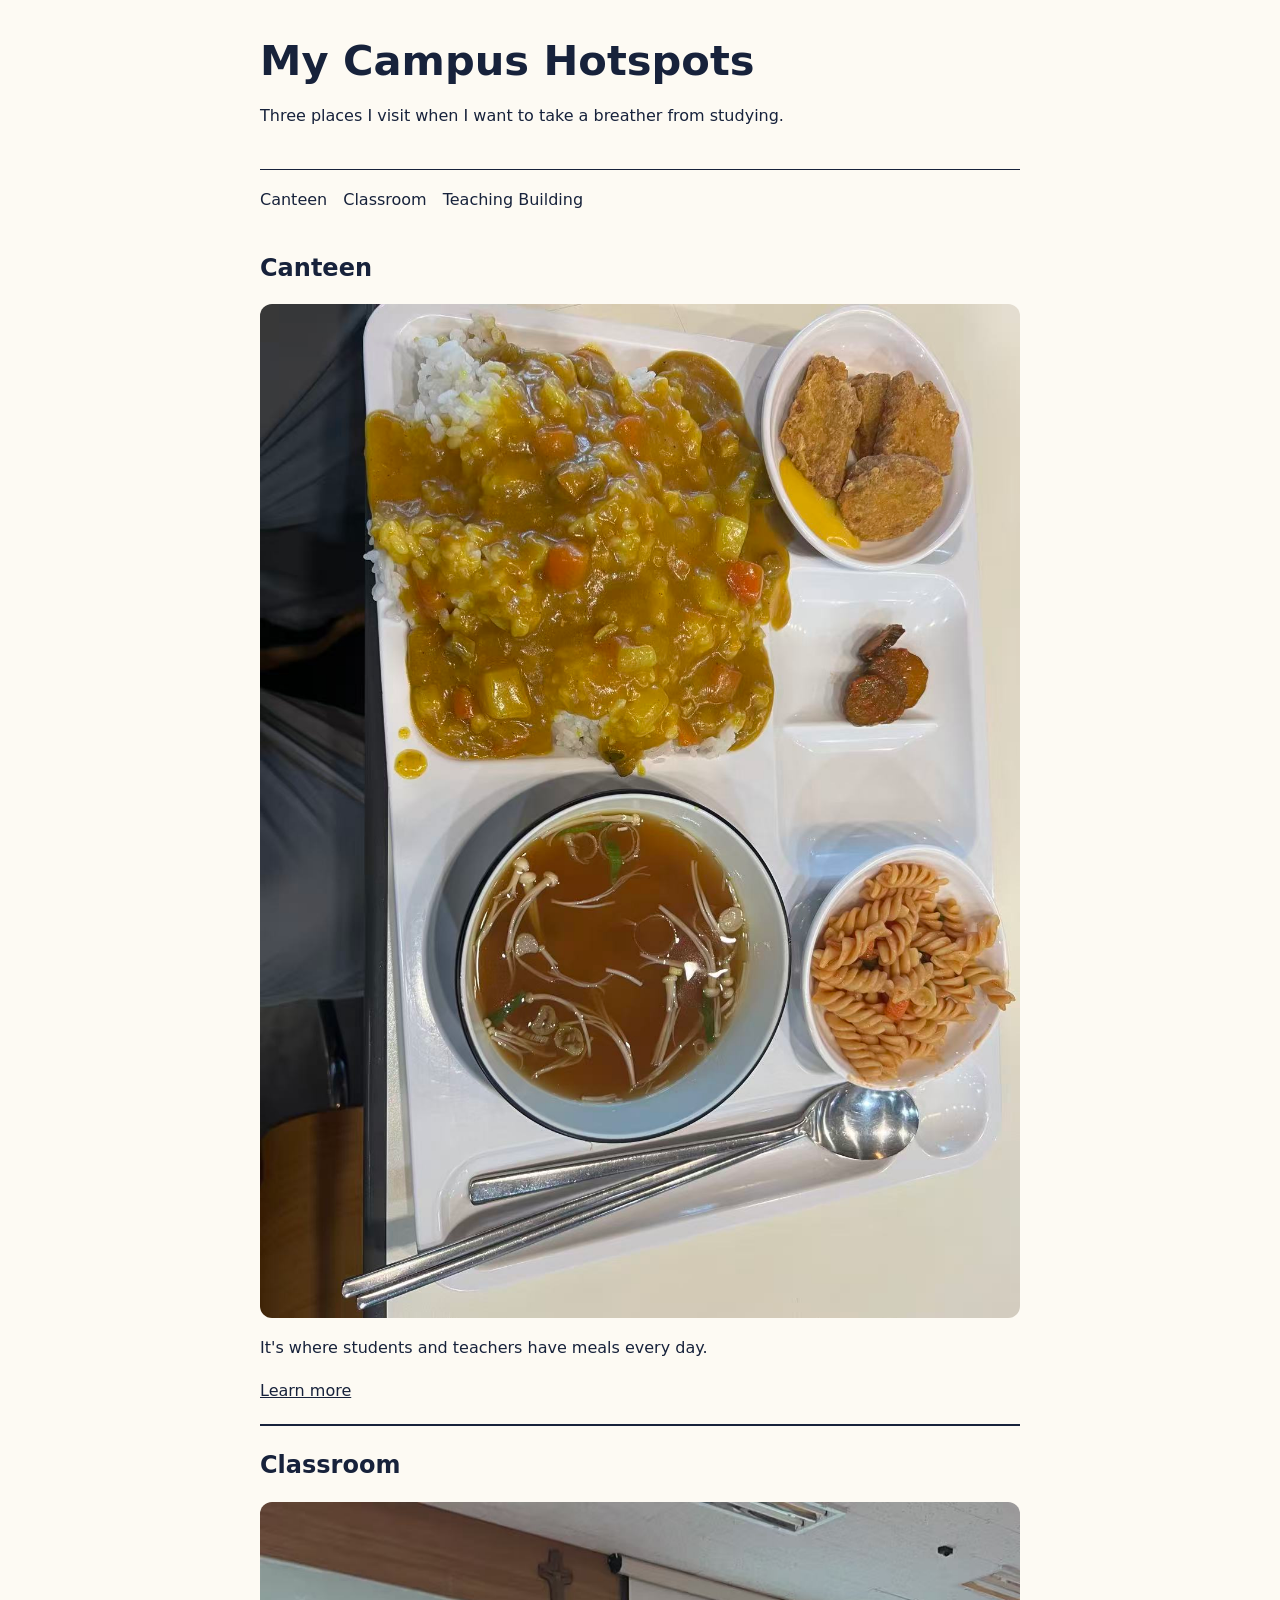
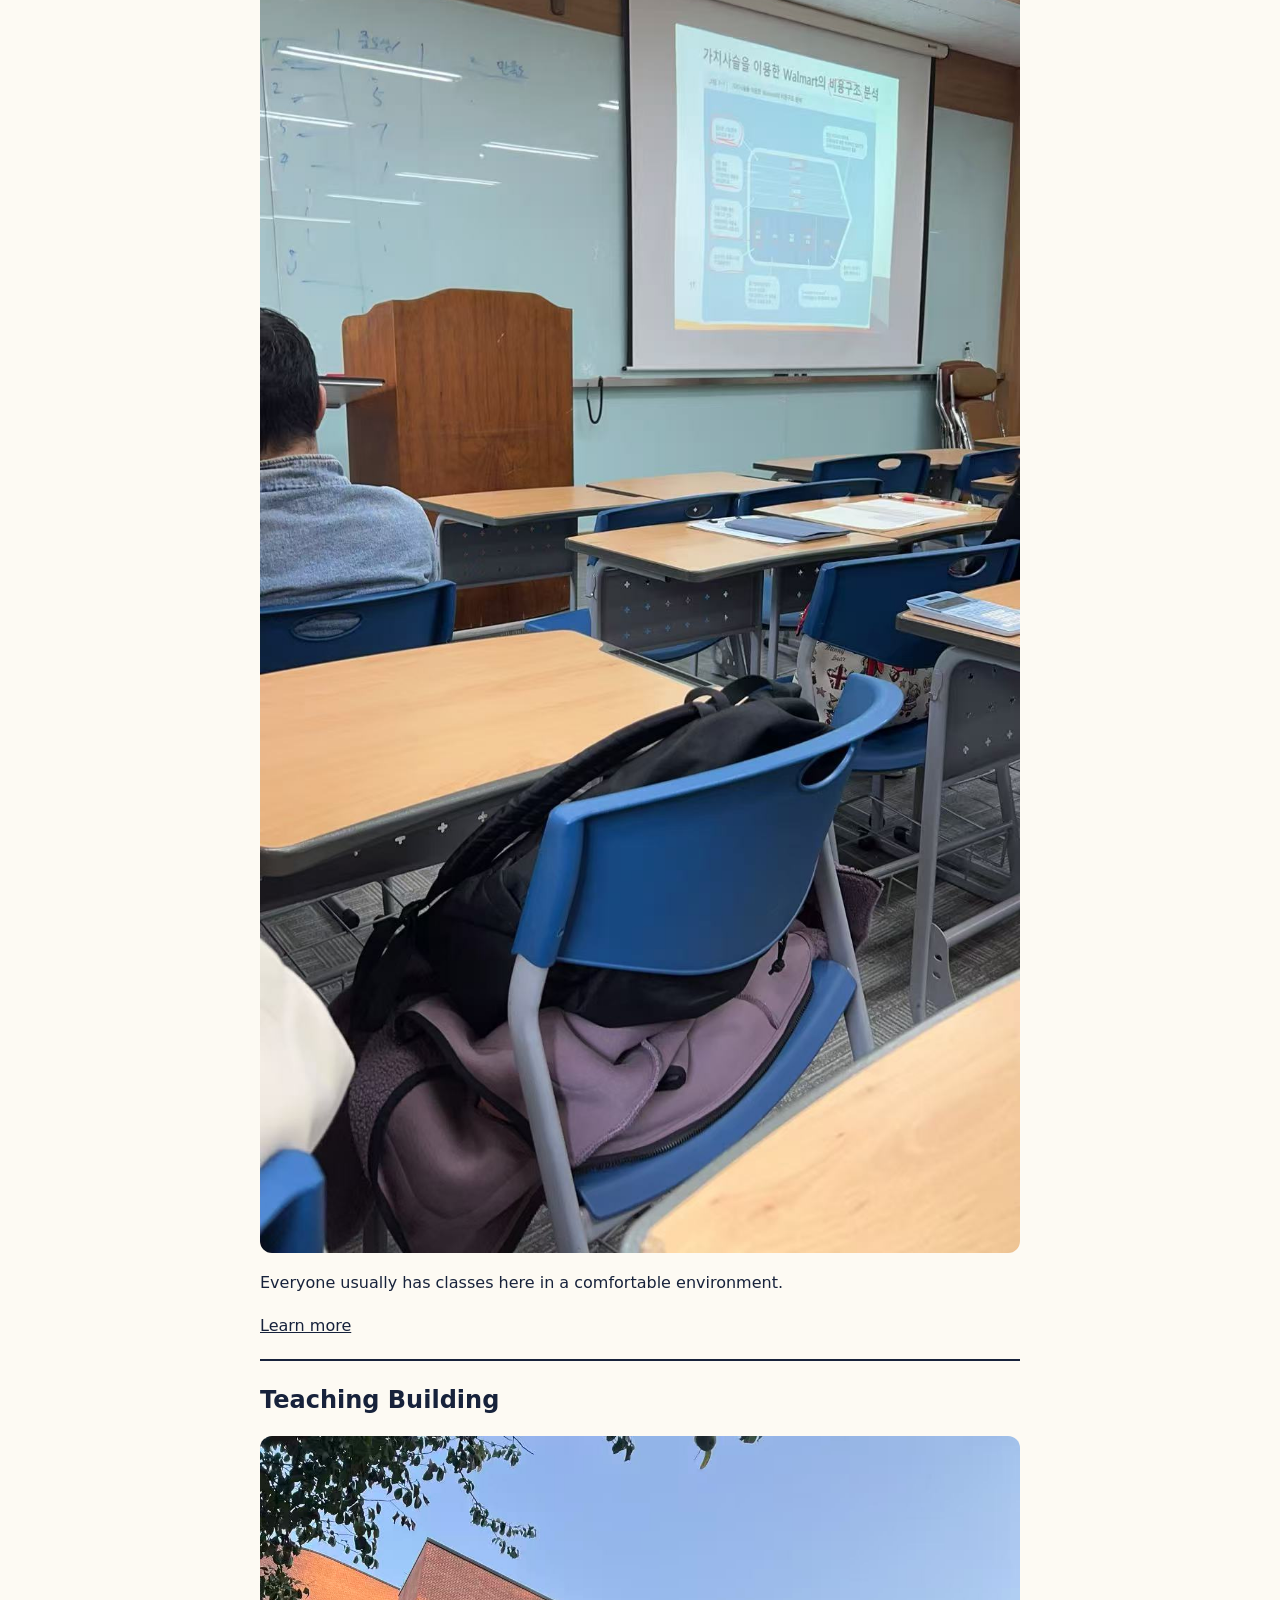
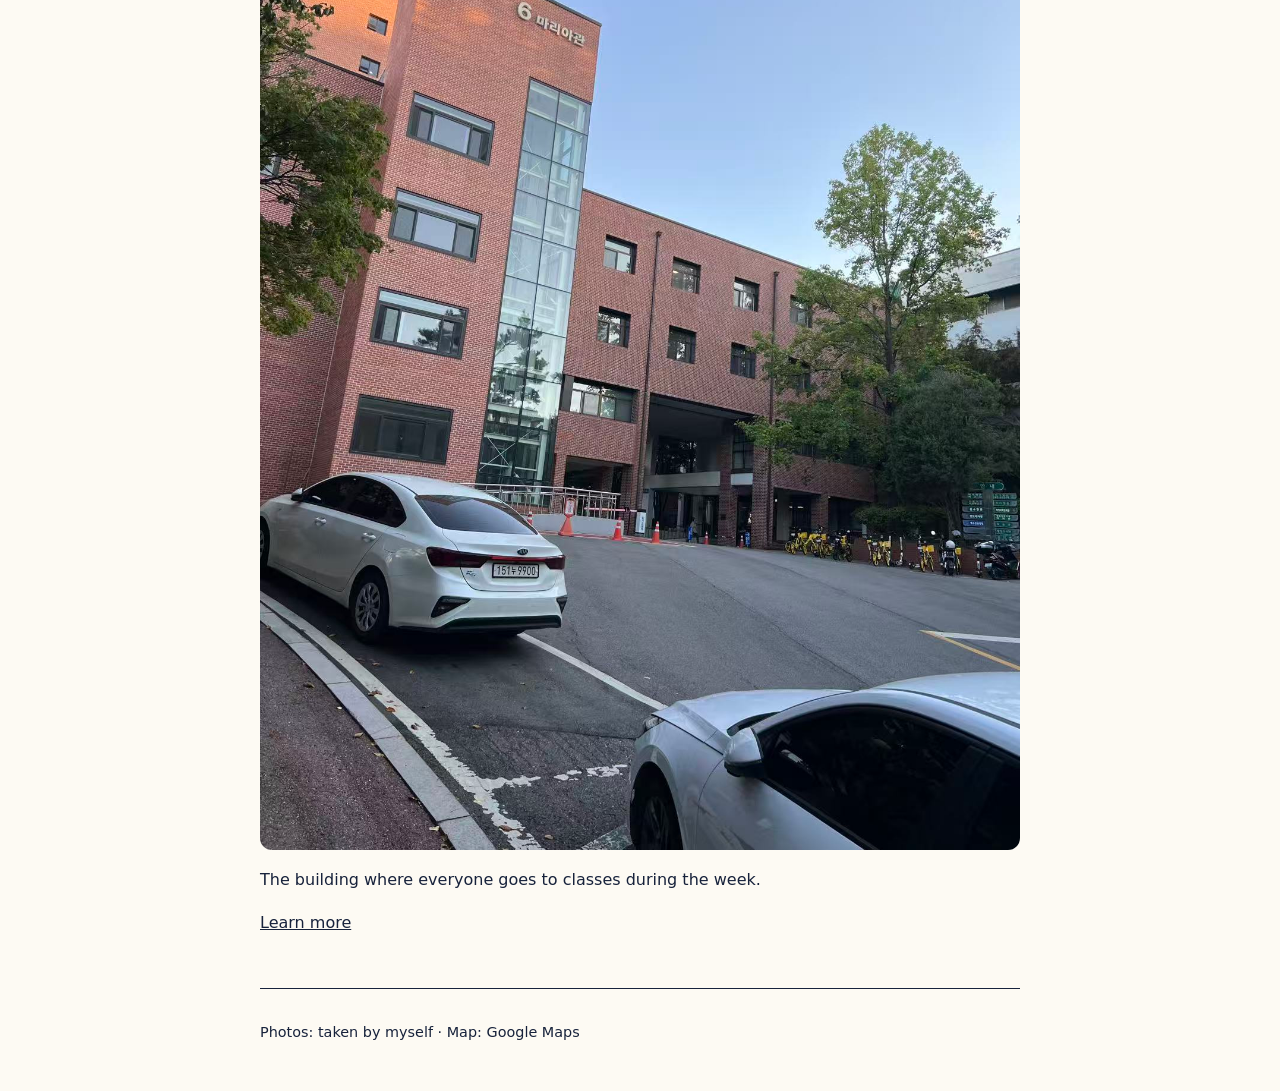
<file: index.html>
<!doctype html>
<html lang="en">
  <head>
    <meta charset="utf-8">
    <meta name="viewport" content="width=device-width, initial-scale=1">
    <title>My Campus Hotspots</title>
    <link rel="stylesheet" href="styles.css">
  </head>
  <body class="page-home">
    <div class="page">
      <header>
        <h1>My Campus Hotspots</h1>
        <p>Three places I visit when I want to take a breather from studying.</p>
      </header>

      <nav>
        <a href="canteen.html">Canteen</a>
        <a href="classroom.html">Classroom</a>
        <a href="teaching-building.html">Teaching Building</a>
      </nav>

      <main>
        <section class="places">
          <article class="place-card">
            <h2>Canteen</h2>
            <img src="canteen.jpg" alt="A table inside the school canteen where students have meals">
            <p>It's where students and teachers have meals every day.</p>
            <a href="canteen.html">Learn more</a>
          </article>

          <article class="place-card">
            <h2>Classroom</h2>
            <img src="classroom.jpg" alt="Desks and chairs in our classroom with a board at the front">
            <p>Everyone usually has classes here in a comfortable environment.</p>
            <a href="classroom.html">Learn more</a>
          </article>

          <article class="place-card">
            <h2>Teaching Building</h2>
            <img src="teaching-building.jpg" alt="Exterior view of the school teaching building">
            <p>The building where everyone goes to classes during the week.</p>
            <a href="teaching-building.html">Learn more</a>
          </article>
        </section>
      </main>

      <footer>
        <p>Photos: taken by myself · Map: Google Maps</p>
      </footer>
    </div>
  </body>
</html>
</file>
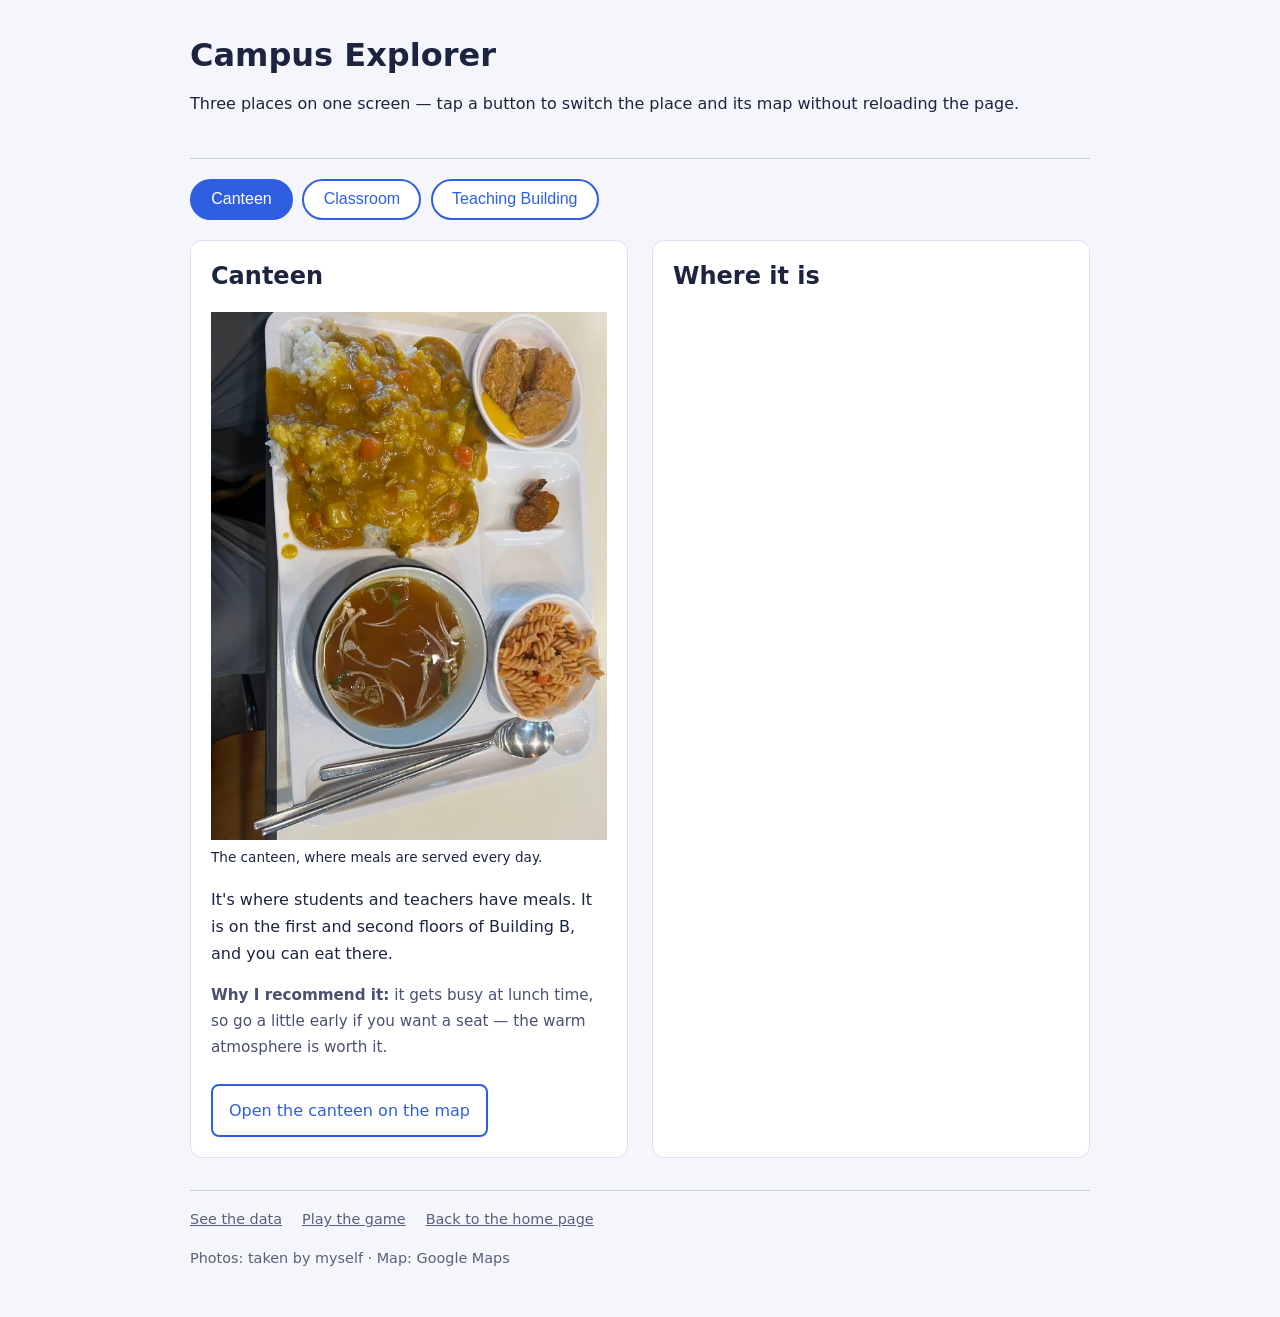
<file: week4/index.html>
<!doctype html>
<html lang="en">
  <head>
    <meta charset="utf-8">
    <meta name="viewport" content="width=device-width, initial-scale=1">
    <title>Week 4 · Campus Explorer</title>
    <link rel="stylesheet" href="styles.css">
    <script src="app.js" defer></script>
  </head>
  <body class="explorer">
    <div class="wrap">
      <header>
        <h1>Campus Explorer</h1>
        <p>Three places on one screen — tap a button to switch the place and its map without reloading the page.</p>
      </header>

      <nav class="place-buttons" aria-label="Choose a place">
        <button type="button" class="place-btn" data-place="canteen" aria-pressed="true">Canteen</button>
        <button type="button" class="place-btn" data-place="classroom" aria-pressed="false">Classroom</button>
        <button type="button" class="place-btn" data-place="teaching" aria-pressed="false">Teaching Building</button>
      </nav>

      <main class="grid">
        <!-- Three place descriptions; only one is shown at a time. -->
        <div class="place-list">
          <section id="canteen" class="place">
            <h2>Canteen</h2>
            <figure>
              <img src="../canteen.jpg" alt="A table inside the school canteen where students have meals">
              <figcaption>The canteen, where meals are served every day.</figcaption>
            </figure>
            <p>It's where students and teachers have meals. It is on the first and second floors of Building B, and you can eat there.</p>
            <p class="reason"><strong>Why I recommend it:</strong> it gets busy at lunch time, so go a little early if you want a seat — the warm atmosphere is worth it.</p>
            <a class="action" href="https://maps.app.goo.gl/9zi9AmjWP95d2DLd6" target="_blank" rel="noopener">Open the canteen on the map</a>
          </section>

          <section id="classroom" class="place" hidden>
            <h2>Classroom</h2>
            <figure>
              <img src="../classroom.jpg" alt="Desks and chairs in our classroom with a board at the front">
              <figcaption>Our classroom, where most classes take place.</figcaption>
            </figure>
            <p>This is our classroom. Everyone usually has classes here, and the environment is really nice.</p>
            <p class="reason"><strong>Why I recommend it:</strong> the seats near the window have the best light in the afternoon, so it's a comfortable place to study.</p>
            <a class="action" href="https://maps.app.goo.gl/4R5vcSLiZbNMoRoy9" target="_blank" rel="noopener">Open the classroom on the map</a>
          </section>

          <section id="teaching" class="place" hidden>
            <h2>Teaching Building</h2>
            <figure>
              <img src="../teaching-building.jpg" alt="Exterior view of the school teaching building">
              <figcaption>The teaching building seen from outside.</figcaption>
            </figure>
            <p>This is our school's teaching building, where everyone usually goes to classes. The building is the heart of the campus.</p>
            <p class="reason"><strong>Why I recommend it:</strong> arrive between classes if you want to walk the halls without the crowd.</p>
            <a class="action" href="https://maps.app.goo.gl/b8E72CpA3tHb7sZW9" target="_blank" rel="noopener">Open the teaching building on the map</a>
          </section>
        </div>

        <section class="map-panel">
          <h2>Where it is</h2>
          <iframe id="map" title="Map of the selected place" src="" loading="lazy"
            referrerpolicy="no-referrer-when-downgrade" allowfullscreen></iframe>
        </section>
      </main>

      <footer>
        <nav class="page-links" aria-label="Other week 4 pages">
          <a href="statistics.html">See the data</a>
          <a href="game.html">Play the game</a>
          <a href="../index.html">Back to the home page</a>
        </nav>
        <p>Photos: taken by myself · Map: Google Maps</p>
      </footer>
    </div>
  </body>
</html>
</file>
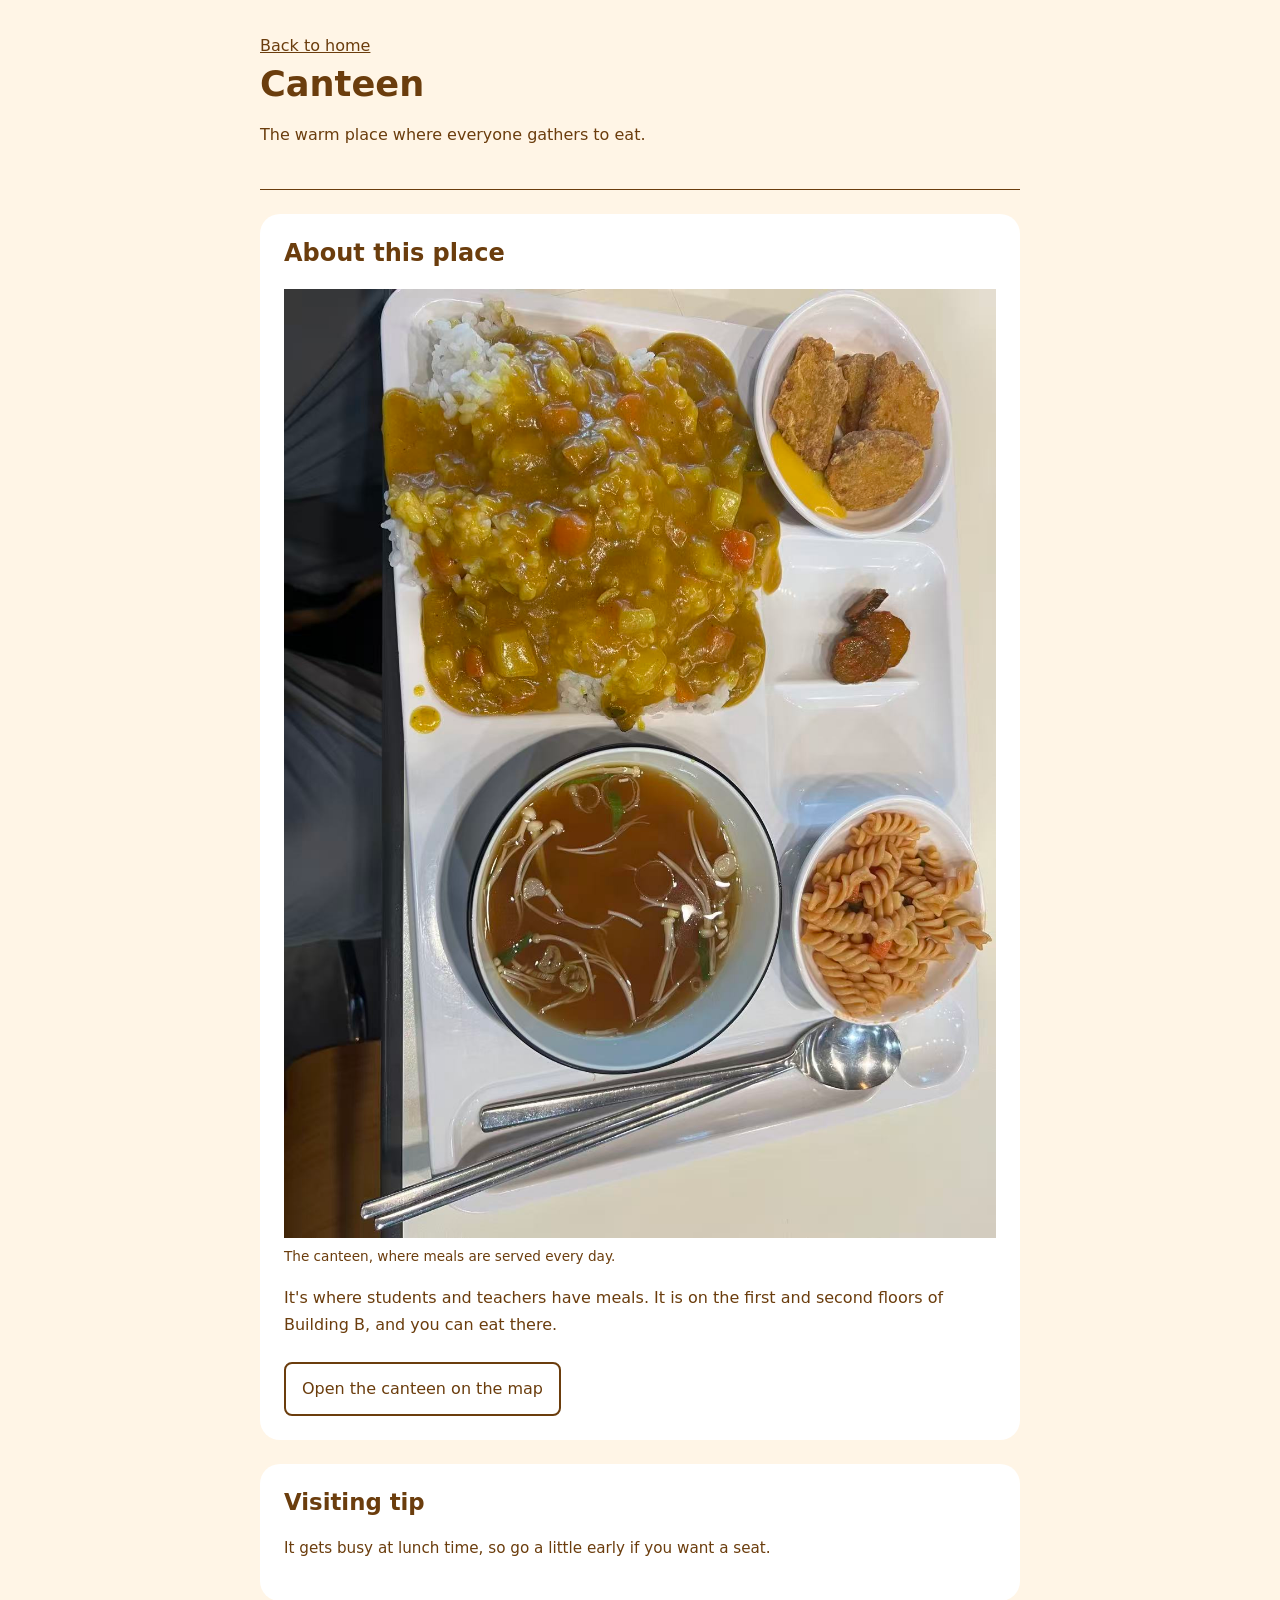
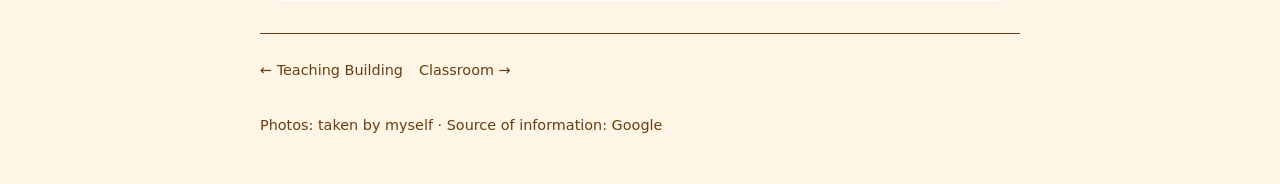
<file: canteen.html>
<!doctype html>
<html lang="en">
  <head>
    <meta charset="utf-8">
    <meta name="viewport" content="width=device-width, initial-scale=1">
    <title>Canteen · My Campus Hotspots</title>
    <link rel="stylesheet" href="styles.css">
  </head>
  <body class="page-canteen">
    <div class="page">
      <header>
        <a href="index.html">Back to home</a>
        <h1>Canteen</h1>
        <p>The warm place where everyone gathers to eat.</p>
      </header>

      <main>
        <section class="panel">
          <h2>About this place</h2>
          <figure>
            <img src="canteen.jpg" alt="A table inside the school canteen where students have meals">
            <figcaption>The canteen, where meals are served every day.</figcaption>
          </figure>
          <p>It's where students and teachers have meals. It is on the first and second floors of Building B, and you can eat there.</p>
          <a class="action" href="https://maps.app.goo.gl/9zi9AmjWP95d2DLd6" target="_blank" rel="noopener">Open the canteen on the map</a>
        </section>

        <aside class="panel">
          <h2>Visiting tip</h2>
          <p>It gets busy at lunch time, so go a little early if you want a seat.</p>
        </aside>
      </main>

      <footer>
        <nav>
          <a href="teaching-building.html">← Teaching Building</a>
          <a href="classroom.html">Classroom →</a>
        </nav>
        <p>Photos: taken by myself · Source of information: Google</p>
      </footer>
    </div>
  </body>
</html>
</file>
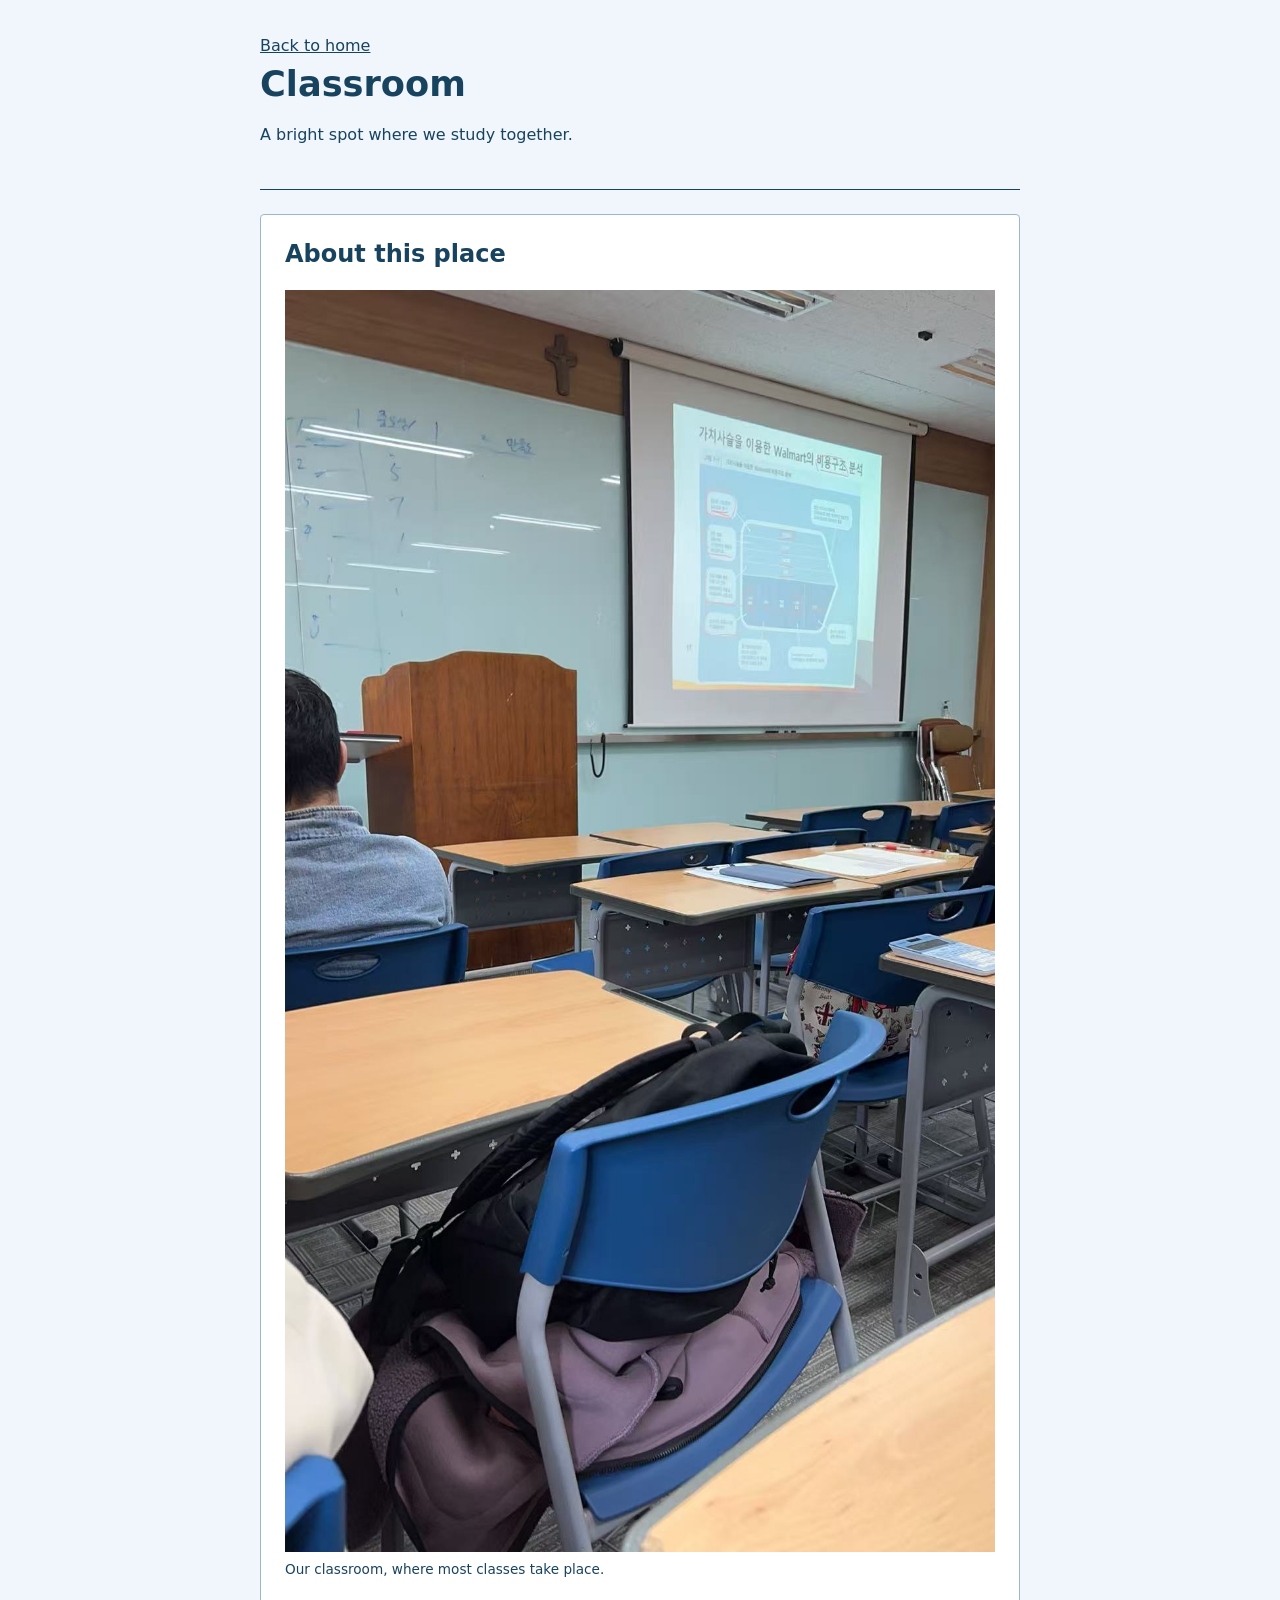
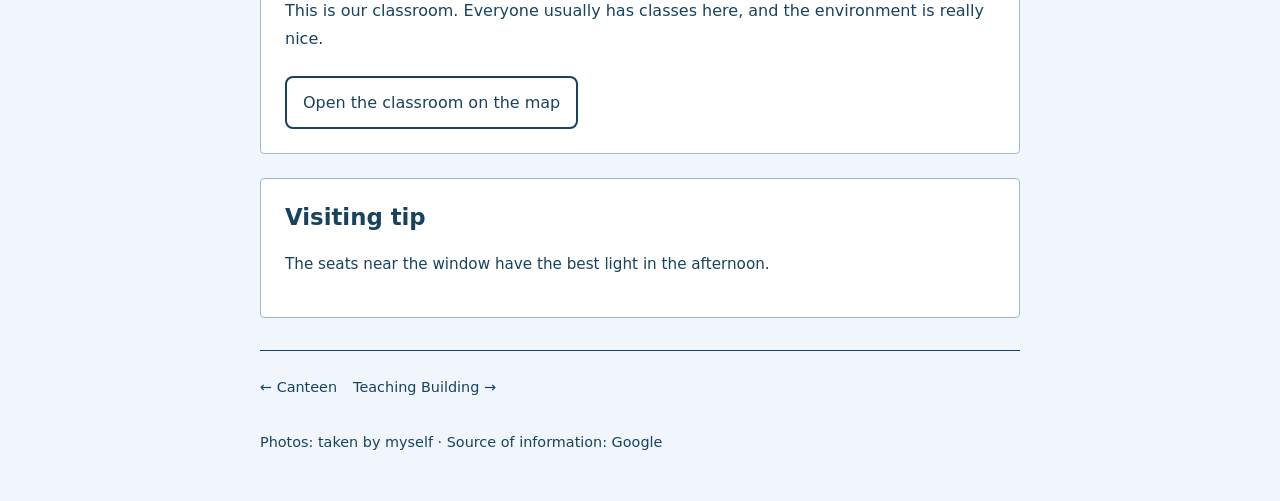
<file: classroom.html>
<!doctype html>
<html lang="en">
  <head>
    <meta charset="utf-8">
    <meta name="viewport" content="width=device-width, initial-scale=1">
    <title>Classroom · My Campus Hotspots</title>
    <link rel="stylesheet" href="styles.css">
  </head>
  <body class="page-classroom">
    <div class="page">
      <header>
        <a href="index.html">Back to home</a>
        <h1>Classroom</h1>
        <p>A bright spot where we study together.</p>
      </header>

      <main>
        <section class="panel">
          <h2>About this place</h2>
          <figure>
            <img src="classroom.jpg" alt="Desks and chairs in our classroom with a board at the front">
            <figcaption>Our classroom, where most classes take place.</figcaption>
          </figure>
          <p>This is our classroom. Everyone usually has classes here, and the environment is really nice.</p>
          <a class="action" href="https://maps.app.goo.gl/4R5vcSLiZbNMoRoy9" target="_blank" rel="noopener">Open the classroom on the map</a>
        </section>

        <aside class="panel">
          <h2>Visiting tip</h2>
          <p>The seats near the window have the best light in the afternoon.</p>
        </aside>
      </main>

      <footer>
        <nav>
          <a href="canteen.html">← Canteen</a>
          <a href="teaching-building.html">Teaching Building →</a>
        </nav>
        <p>Photos: taken by myself · Source of information: Google</p>
      </footer>
    </div>
  </body>
</html>
</file>
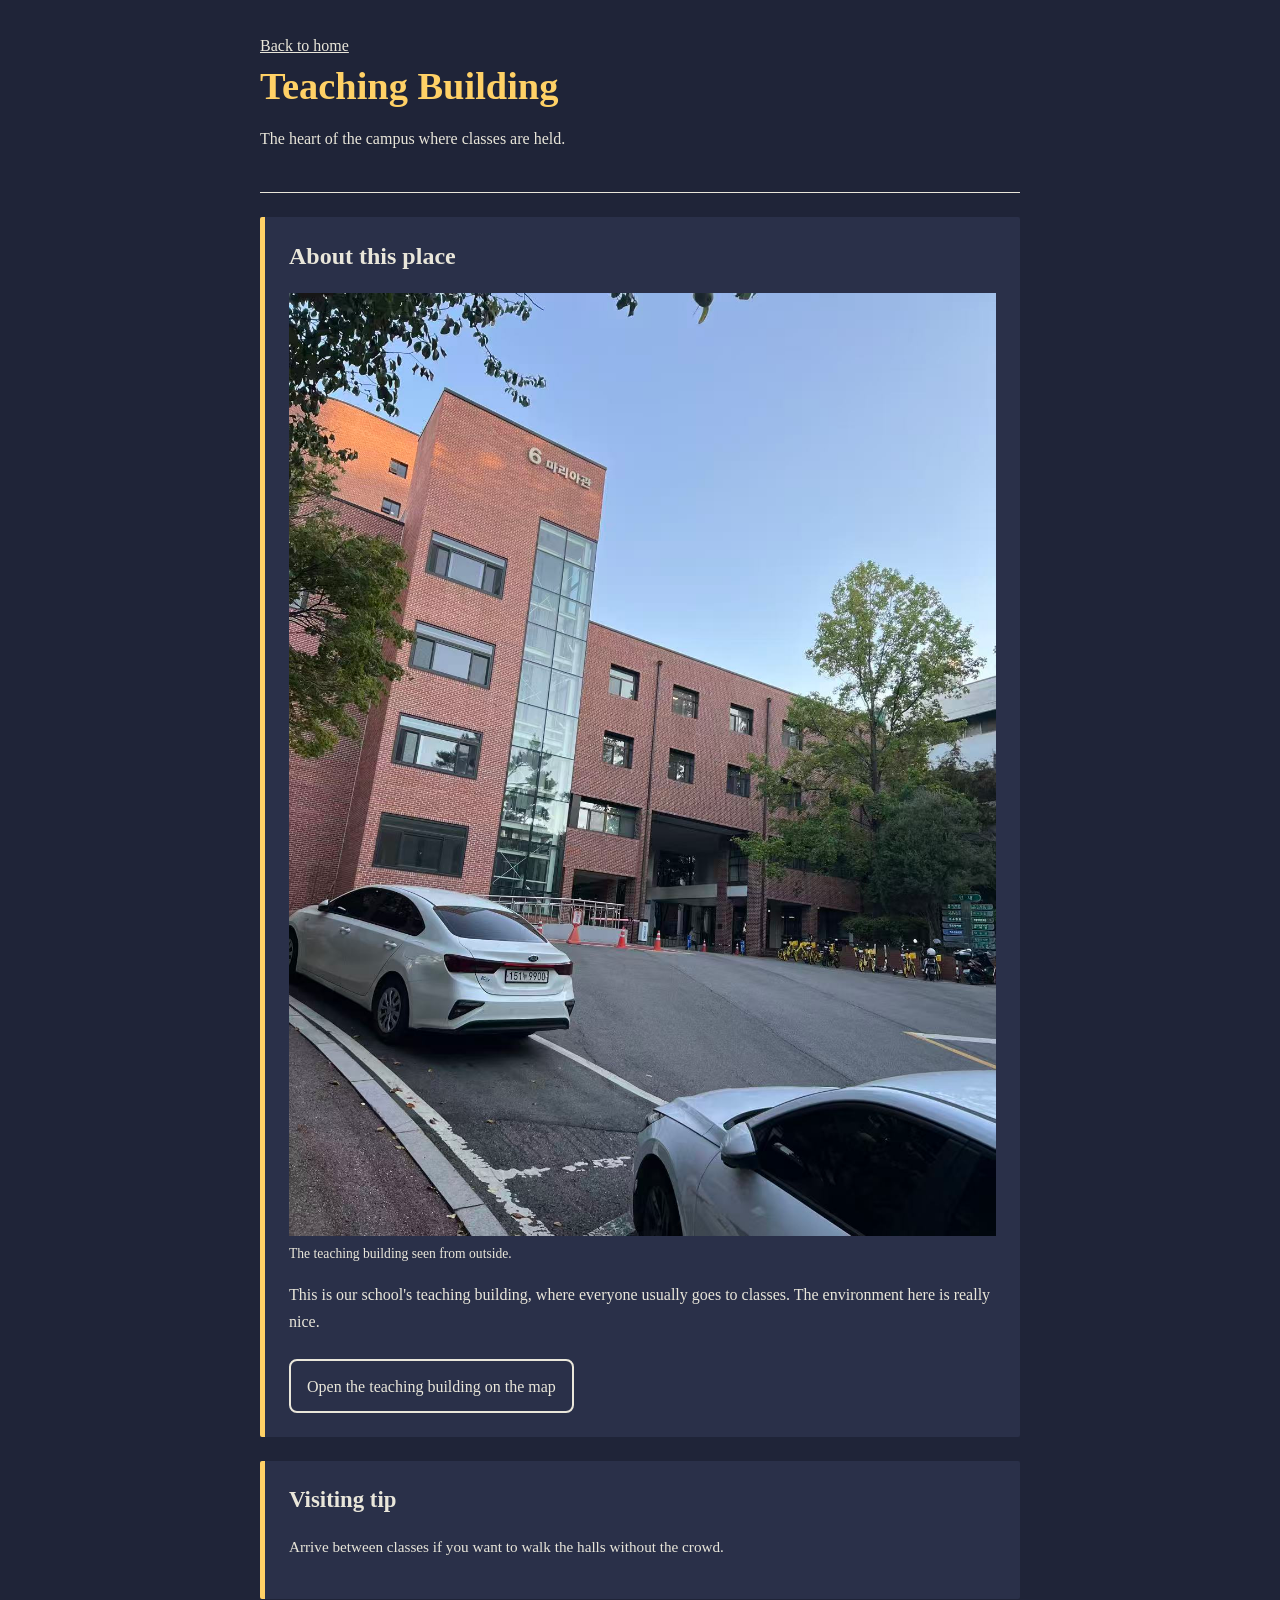
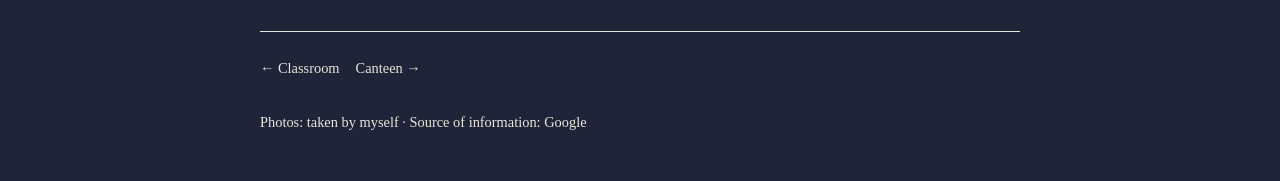
<file: teaching-building.html>
<!doctype html>
<html lang="en">
  <head>
    <meta charset="utf-8">
    <meta name="viewport" content="width=device-width, initial-scale=1">
    <title>Teaching Building · My Campus Hotspots</title>
    <link rel="stylesheet" href="styles.css">
  </head>
  <body class="page-teaching">
    <div class="page">
      <header>
        <a href="index.html">Back to home</a>
        <h1>Teaching Building</h1>
        <p>The heart of the campus where classes are held.</p>
      </header>

      <main>
        <section class="panel">
          <h2>About this place</h2>
          <figure>
            <img src="teaching-building.jpg" alt="Exterior view of the school teaching building">
            <figcaption>The teaching building seen from outside.</figcaption>
          </figure>
          <p>This is our school's teaching building, where everyone usually goes to classes. The environment here is really nice.</p>
          <a class="action" href="https://maps.app.goo.gl/b8E72CpA3tHb7sZW9" target="_blank" rel="noopener">Open the teaching building on the map</a>
        </section>

        <aside class="panel">
          <h2>Visiting tip</h2>
          <p>Arrive between classes if you want to walk the halls without the crowd.</p>
        </aside>
      </main>

      <footer>
        <nav>
          <a href="classroom.html">← Classroom</a>
          <a href="canteen.html">Canteen →</a>
        </nav>
        <p>Photos: taken by myself · Source of information: Google</p>
      </footer>
    </div>
  </body>
</html>
</file>
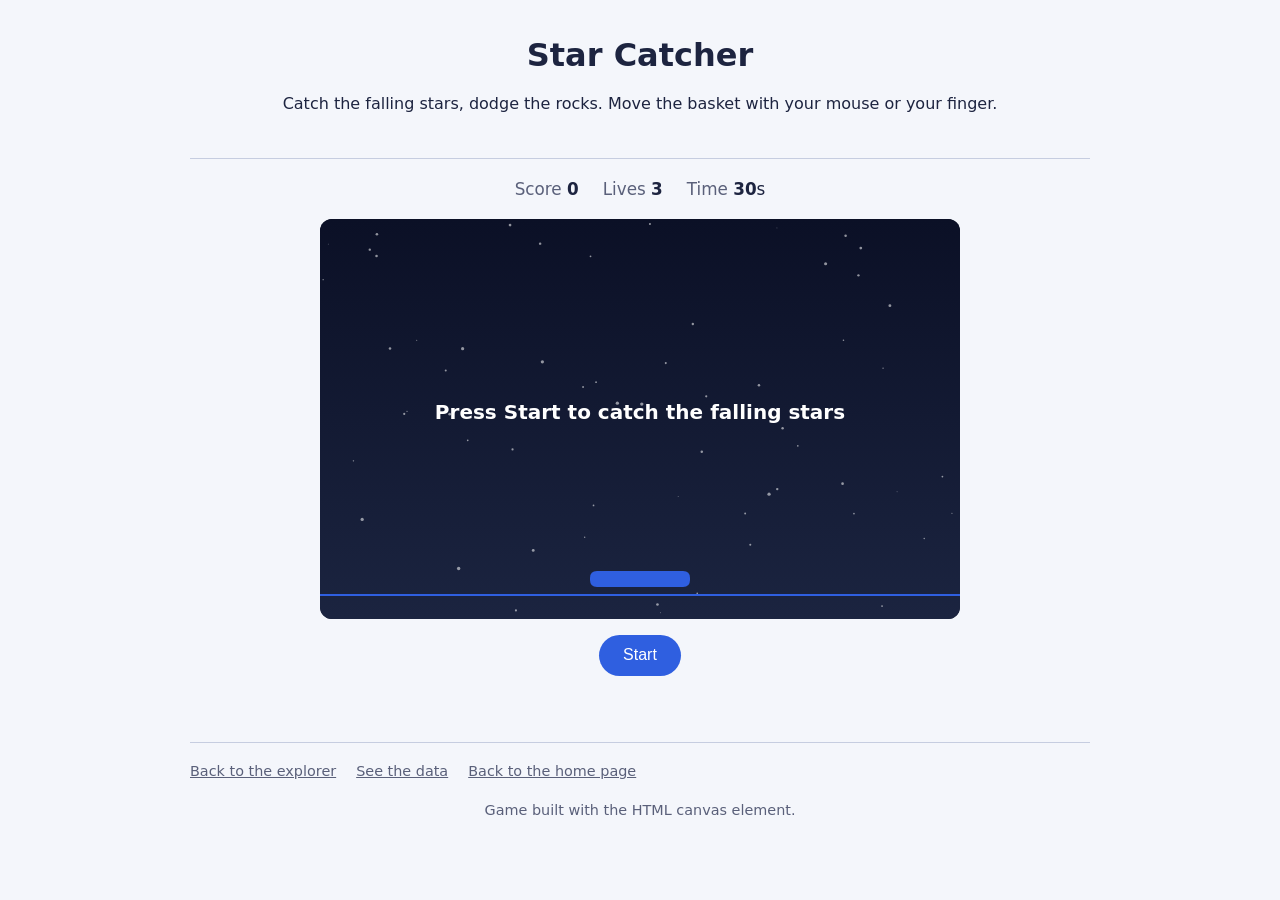
<file: week4/game.html>
<!doctype html>
<html lang="en">
  <head>
    <meta charset="utf-8">
    <meta name="viewport" content="width=device-width, initial-scale=1">
    <title>Week 4 · Star Catcher</title>
    <link rel="stylesheet" href="styles.css">
    <script src="game.js" defer></script>
  </head>
  <body>
    <div class="wrap game-shell">
      <header>
        <h1>Star Catcher</h1>
        <p>Catch the falling stars, dodge the rocks. Move the basket with your mouse or your finger.</p>
      </header>

      <div class="hud">
        <div><span class="label">Score</span> <span id="score" class="value">0</span></div>
        <div><span class="label">Lives</span> <span id="lives" class="value">3</span></div>
        <div><span class="label">Time</span> <span id="time" class="value">30</span>s</div>
      </div>

      <canvas id="game" width="640" height="400" aria-label="Star Catcher game area"></canvas>

      <div class="controls">
        <button type="button" id="start">Start</button>
      </div>
      <p id="result" class="result"></p>

      <footer>
        <nav class="page-links" aria-label="Other week 4 pages">
          <a href="index.html">Back to the explorer</a>
          <a href="statistics.html">See the data</a>
          <a href="../index.html">Back to the home page</a>
        </nav>
        <p>Game built with the HTML canvas element.</p>
      </footer>
    </div>
  </body>
</html>
</file>
<file: styles.css>
/* =============================================
   My Campus Hotspots — one stylesheet for all pages
   Common rules first, page-specific rules below.
   ============================================= */

* {
  box-sizing: border-box;
}

body {
  margin: 0;
  font-family: system-ui, -apple-system, "Segoe UI", sans-serif;
  line-height: 1.7;
}

/* Single-column centred layout */
.page {
  width: 92%;
  max-width: 760px;
  margin: 0 auto;
  padding: 2rem 0;
}

header {
  padding-bottom: 1.5rem;
  border-bottom: 1px solid currentColor;
}

h1 {
  margin: 0.25rem 0;
  line-height: 1.2;
}

h2 {
  margin-top: 0;
  line-height: 1.3;
}

nav {
  display: flex;
  flex-wrap: wrap;
  gap: 0.5rem 1rem;
  padding: 1rem 0;
}

nav a {
  color: inherit;
  text-decoration: none;
}

footer {
  margin-top: 2rem;
  padding-top: 1rem;
  border-top: 1px solid currentColor;
  font-size: 0.9rem;
}

footer nav {
  padding: 0.5rem 0 1rem;
}

.panel {
  margin: 1.5rem 0;
  padding: 1.5rem;
}

aside.panel {
  font-size: 0.95rem;
}

figure {
  margin: 1rem 0;
}

figcaption {
  font-size: 0.85rem;
  margin-top: 0.4rem;
}

img {
  display: block;
  max-width: 100%;
  height: auto;
}

a {
  color: inherit;
}

.action {
  display: inline-block;
  margin-top: 0.5rem;
  padding: 0.7em 1em;
  border: 2px solid currentColor;
  border-radius: 8px;
  text-decoration: none;
}

a:hover {
  text-decoration: underline;
}

a:focus-visible {
  outline: 3px solid currentColor;
  outline-offset: 4px;
}

/* ===============================
   Front page — "travel guide" mood:
   warm paper background, big title,
   generous spacing, cards with rules.
   =============================== */
.page-home {
  background-color: #fdfaf3;
  color: #17223b;
}

.page-home h1 {
  font-size: 2.6rem;
}

.page-home .places {
  margin-top: 1rem;
}

.page-home .place-card {
  margin: 1.5rem 0;
  padding-bottom: 1.25rem;
  border-bottom: 2px solid #17223b;
}

.page-home .place-card:last-child {
  border-bottom: none;
}

.page-home .place-card img {
  border-radius: 12px;
}

/* ===============================
   Canteen — "cozy dining" mood:
   warm cream, soft rounded panels.
   =============================== */
.page-canteen {
  background-color: #fff5e6;
  color: #6b3d0d;
}

.page-canteen h1 {
  font-size: 2.2rem;
}

.page-canteen .panel {
  background-color: #ffffff;
  border-radius: 20px;
}

/* ===============================
   Classroom — "clean & bright" mood:
   cool paper, crisp straight borders.
   =============================== */
.page-classroom {
  background-color: #f0f6fb;
  color: #18435f;
}

.page-classroom h1 {
  font-size: 2.2rem;
}

.page-classroom .panel {
  background-color: #ffffff;
  border: 1px solid #9db8cc;
  border-radius: 4px;
}

/* ===============================
   Teaching Building — "scholarly" mood:
   deep navy night, gold accent,
   serif headings, square corners.
   =============================== */
.page-teaching {
  background-color: #1f2438;
  color: #e9e6da;
  font-family: Georgia, "Times New Roman", serif;
}

.page-teaching h1 {
  font-size: 2.4rem;
  color: #ffd166;
}

.page-teaching .panel {
  background-color: #2a3049;
  border-left: 5px solid #ffd166;
  border-radius: 2px;
}

/* =============================================
   Mobile rules — applied to all pages
   ============================================= */
@media (max-width: 600px) {
  .page {
    width: 94%;
    padding: 1rem 0;
  }

  .panel {
    padding: 1rem;
    margin: 1rem 0;
  }

  h1 {
    font-size: 1.8rem;
  }

  .page-home h1 {
    font-size: 2rem;
  }

  nav {
    gap: 0.35rem 0.75rem;
  }

  footer nav {
    flex-direction: column;
    gap: 0.25rem;
  }

  .action {
    display: block;
    text-align: center;
    padding: 1em;
  }
}

/* =============================================
   Print rules
   ============================================= */
@media print {
  .action {
    border: 1px solid currentColor;
  }
}
</file>
<file: week4/styles.css>
/* =============================================
   Week 4 · shared stylesheet
   Covers the explorer, statistics, and game pages.
   ============================================= */

* {
  box-sizing: border-box;
}

body {
  margin: 0;
  font-family: system-ui, -apple-system, "Segoe UI", sans-serif;
  line-height: 1.7;
  color: #1d2440;
  background: #f4f6fb;
}

.wrap {
  width: 92%;
  max-width: 900px;
  margin: 0 auto;
  padding: 2rem 0;
}

h1 {
  margin: 0.25rem 0;
  line-height: 1.2;
}

h2 {
  margin-top: 0;
  line-height: 1.3;
}

a {
  color: inherit;
}

a:focus-visible,
button:focus-visible {
  outline: 3px solid #2f5fe0;
  outline-offset: 3px;
}

img {
  display: block;
  max-width: 100%;
  height: auto;
}

figure {
  margin: 1rem 0;
}

figcaption {
  font-size: 0.85rem;
  margin-top: 0.4rem;
}

header {
  padding-bottom: 1.5rem;
  border-bottom: 1px solid #c6cde0;
}

footer {
  margin-top: 2rem;
  padding-top: 1rem;
  border-top: 1px solid #c6cde0;
  font-size: 0.9rem;
  color: #5a607a;
}

.action {
  display: inline-block;
  margin-top: 0.5rem;
  padding: 0.7em 1em;
  border: 2px solid #2f5fe0;
  border-radius: 8px;
  text-decoration: none;
  color: #2f5fe0;
}

.action:hover {
  text-decoration: underline;
}

/* =============================================
   Explorer page
   ============================================= */
.place-buttons {
  display: flex;
  flex-wrap: wrap;
  gap: 0.6rem;
  padding: 1.25rem 0;
}

.place-btn {
  padding: 0.6em 1.2em;
  border: 2px solid #2f5fe0;
  border-radius: 999px;
  background: #ffffff;
  color: #2f5fe0;
  font-size: 1rem;
  cursor: pointer;
}

.place-btn[aria-pressed="true"] {
  background: #2f5fe0;
  color: #ffffff;
}

.grid {
  display: grid;
  grid-template-columns: 1fr 1fr;
  gap: 1.5rem;
  align-items: stretch;
}

.place,
.map-panel {
  background: #ffffff;
  border: 1px solid #dbe0ee;
  border-radius: 12px;
  padding: 1.25rem;
}

.reason {
  font-size: 0.95rem;
  color: #4a5170;
}

.map-panel iframe {
  width: 100%;
  height: 100%;
  min-height: 320px;
  border: 0;
  border-radius: 8px;
}

.page-links {
  display: flex;
  flex-wrap: wrap;
  gap: 0.5rem 1.25rem;
}

/* =============================================
   Statistics page
   ============================================= */
.tabs {
  display: flex;
  flex-wrap: wrap;
  gap: 0.6rem;
  padding: 1.25rem 0;
}

.tab-btn {
  padding: 0.6em 1.2em;
  border: 2px solid #2f5fe0;
  border-radius: 999px;
  background: #ffffff;
  color: #2f5fe0;
  font-size: 1rem;
  cursor: pointer;
}

.tab-btn[aria-pressed="true"] {
  background: #2f5fe0;
  color: #ffffff;
}

.chart-card {
  background: #ffffff;
  border: 1px solid #dbe0ee;
  border-radius: 12px;
  padding: 1.25rem;
  margin-bottom: 1.5rem;
}

.chart-card canvas {
  width: 100% !important;
  max-height: 340px;
}

.meta {
  font-size: 0.85rem;
  color: #5a607a;
}

.interpret {
  margin-top: 1rem;
  padding-top: 1rem;
  border-top: 1px dashed #c6cde0;
}

.notice {
  padding: 0.75rem 1rem;
  border-radius: 8px;
  background: #fff3cd;
  color: #7a5b00;
  margin: 1rem 0;
}

/* =============================================
   Game page
   ============================================= */
.game-shell {
  text-align: center;
}

.hud {
  display: flex;
  justify-content: center;
  gap: 1.5rem;
  flex-wrap: wrap;
  margin: 1rem 0;
  font-size: 1.05rem;
}

.hud .label {
  color: #5a607a;
}

.hud .value {
  font-weight: 700;
}

canvas#game {
  display: block;
  margin: 0 auto;
  width: 100%;
  max-width: 640px;
  height: auto;
  background: #131a2e;
  border-radius: 12px;
  touch-action: none;
}

.controls {
  margin-top: 1rem;
}

.controls button {
  padding: 0.7em 1.5em;
  border: 0;
  border-radius: 999px;
  background: #2f5fe0;
  color: #ffffff;
  font-size: 1rem;
  cursor: pointer;
}

.controls button:hover {
  background: #2449b8;
}

.result {
  min-height: 1.4em;
  margin-top: 0.75rem;
  font-weight: 600;
  color: #16315f;
}

/* =============================================
   Mobile rules
   ============================================= */
@media (max-width: 660px) {
  .wrap {
    width: 94%;
    padding: 1rem 0;
  }

  h1 {
    font-size: 1.7rem;
  }

  .grid {
    grid-template-columns: 1fr;
  }

  .map-panel iframe {
    min-height: 260px;
  }

  .place-btn,
  .tab-btn {
    flex: 1 1 auto;
  }

  .hud {
    gap: 1rem;
  }
}
</file>
